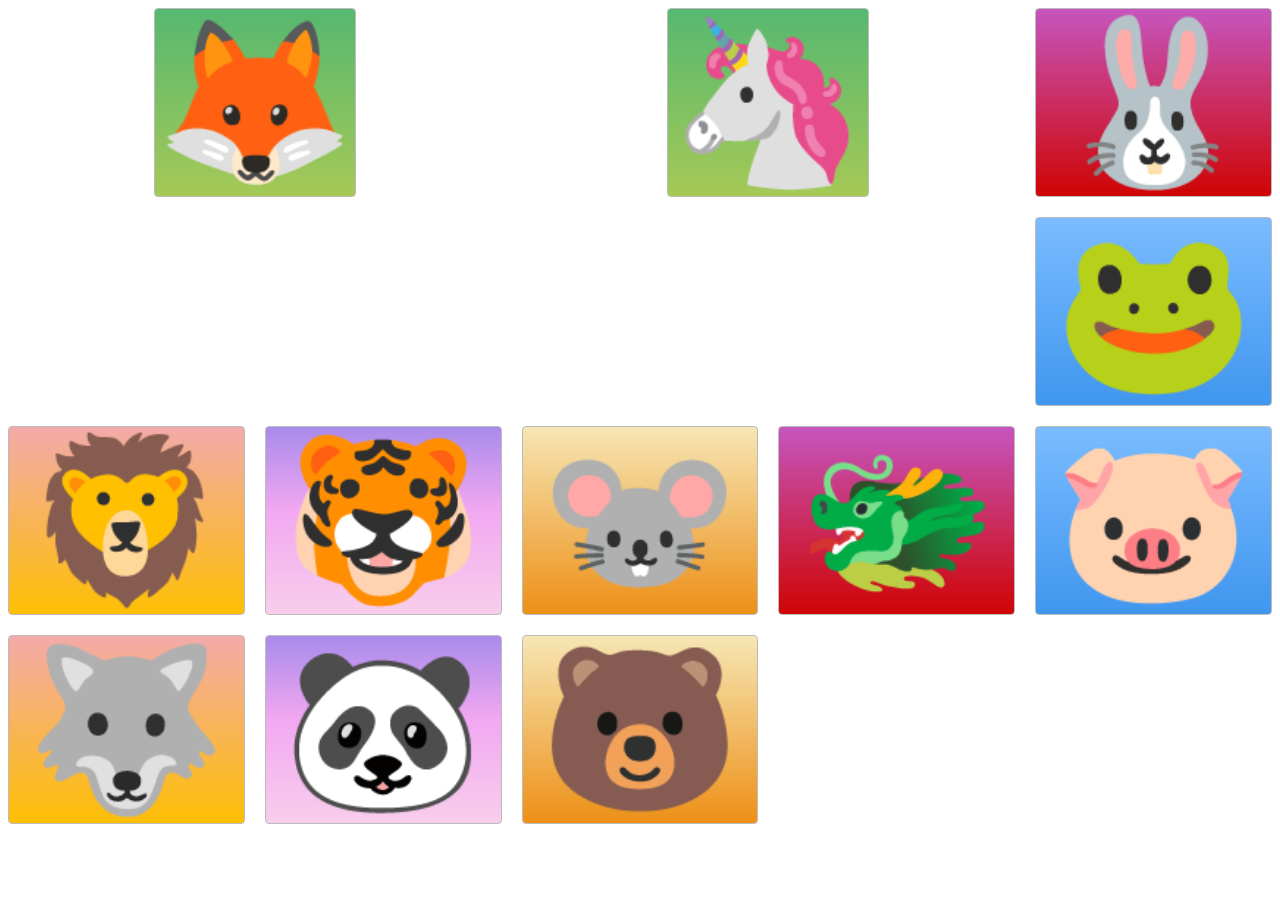
<file: grid/index.html>
<!DOCTYPE html>
<html>

<head>
  <!-- the below meta tag is default in most modern browsers. however if you have an
  older browser, the emojis may not show up properly. In which case you need this meta
  tag. Read more here: https://teamtreehouse.com/community/meta-charsetutf8-what-does-this-mean-or-what-does-it-do-i-deleted-it-from-the-code-and-nothing-changed -->
  <meta charset="utf-8">
  <title>Grid Master</title>
  <link rel="stylesheet" type="text/css" href="style.css">
</head>

<body>
  <div class="container">
    <div class="zone green">🦊</div>
    <div class="zone red">🐰</div>
    <div class="zone blue">🐸</div>
    <div class="zone yellow">🦁</div>
    <div class="zone purple">🐯</div>
    <div class="zone brown">🐭</div>
    <div class="zone green">🦄</div>
    <div class="zone red">🐲</div>
    <div class="zone blue">🐷</div>
    <div class="zone yellow">🐺</div>
    <div class="zone purple">🐼</div>
    <div class="zone brown">🐻</div>
  </div>
</body>

</html>
</file>
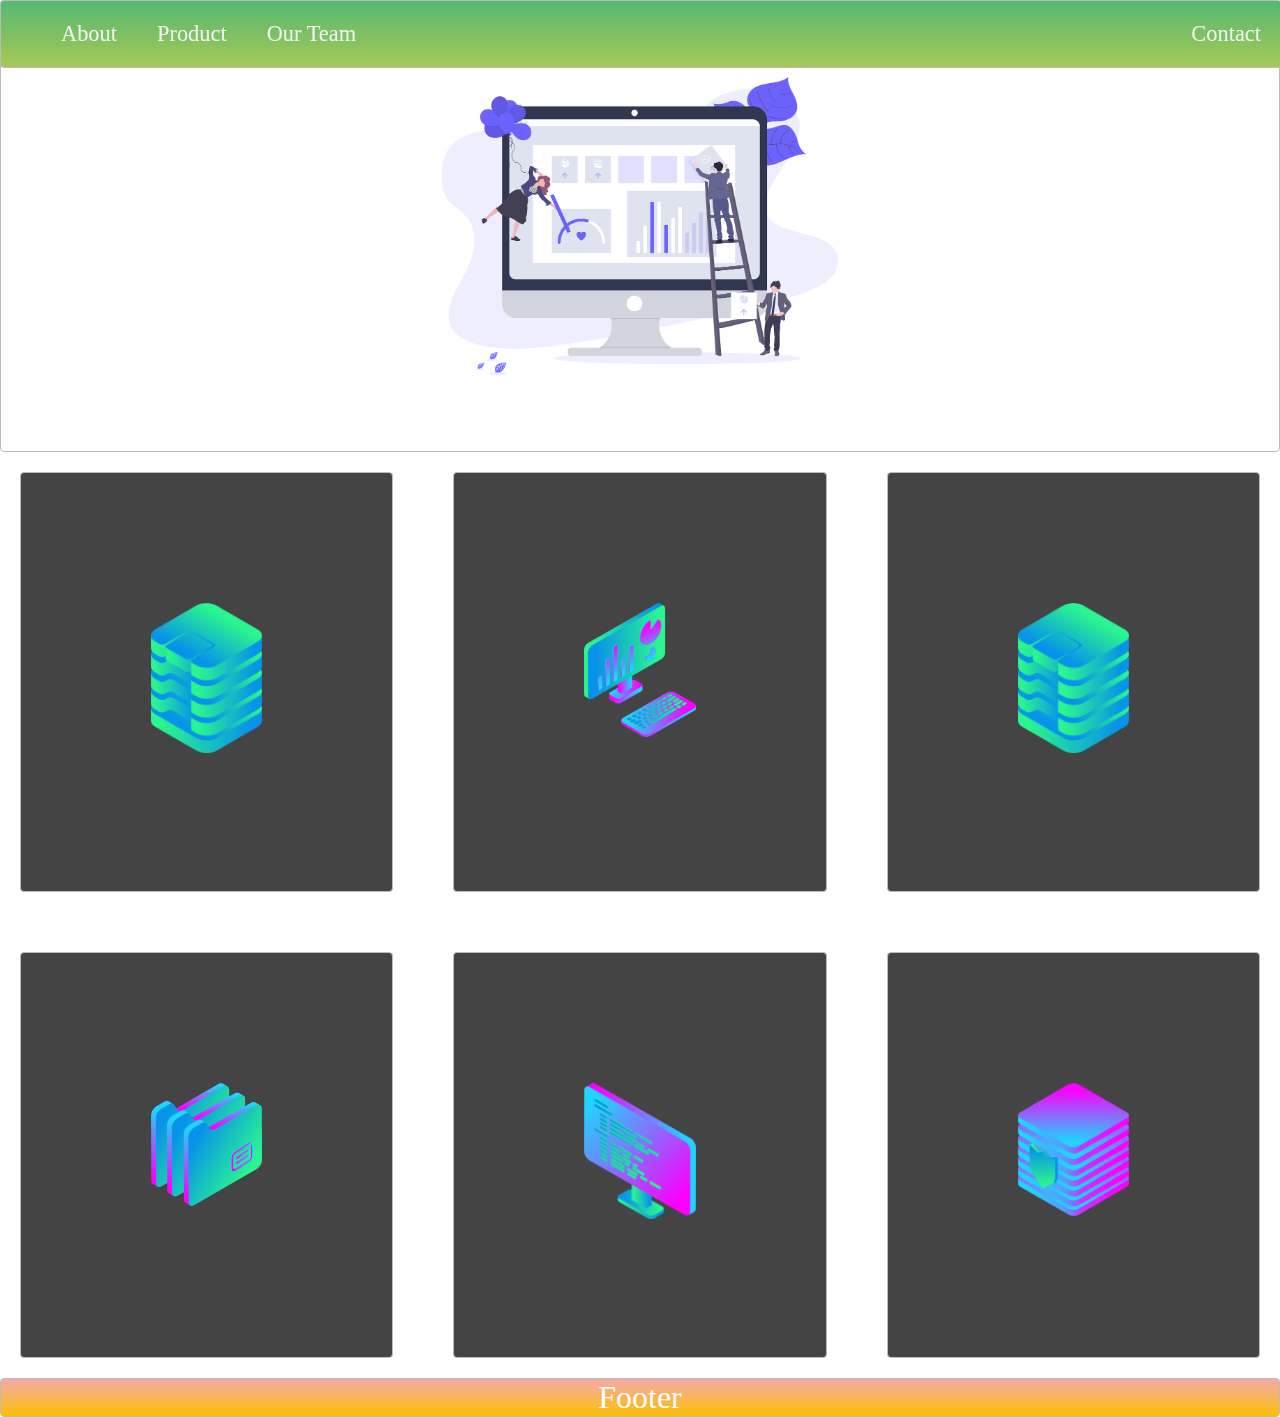
<file: project-start/index.html>
<!DOCTYPE html>
<html>

<head>
  <title>Layout Master</title>
  <link rel="stylesheet" type="text/css" href="./style.css">
</head>

<body>
  <nav class="zone green sticky">
    <ul class="main-nav">
      <li><a href="">About</a></li>
      <li><a href="">Product</a></li>
      <li><a href="">Our Team</a></li>
      <li class="push"><a href="">Contact</a></li>
    </ul>
  </nav>
  <div class="container zone">
    <img class="cover" src="img/undraw.png" alt="">
  </div>
  <div class="wrapper">
    <div class="box zone"><img src="img/data_storage_2_2.png" alt="" srcset=""></div>
    <div class="box zone"><img src="img/desktop_analytics_2.png" alt="" srcset=""></div>
    <div class="box zone"><img src="img/data_storage_2_2.png" alt="" srcset=""></div>
    <div class="box zone"><img src="img/files_2.png" alt="" srcset=""></div>
    <div class="box zone"><img src="img/monitor_coding_2.png" alt="" srcset=""></div>
    <div class="box zone"><img src="img/server_safe_2.png" alt="" srcset=""></div>
  </div>
  <footer class="zone yellow">Footer</footer>
</body>

</html>
</file>
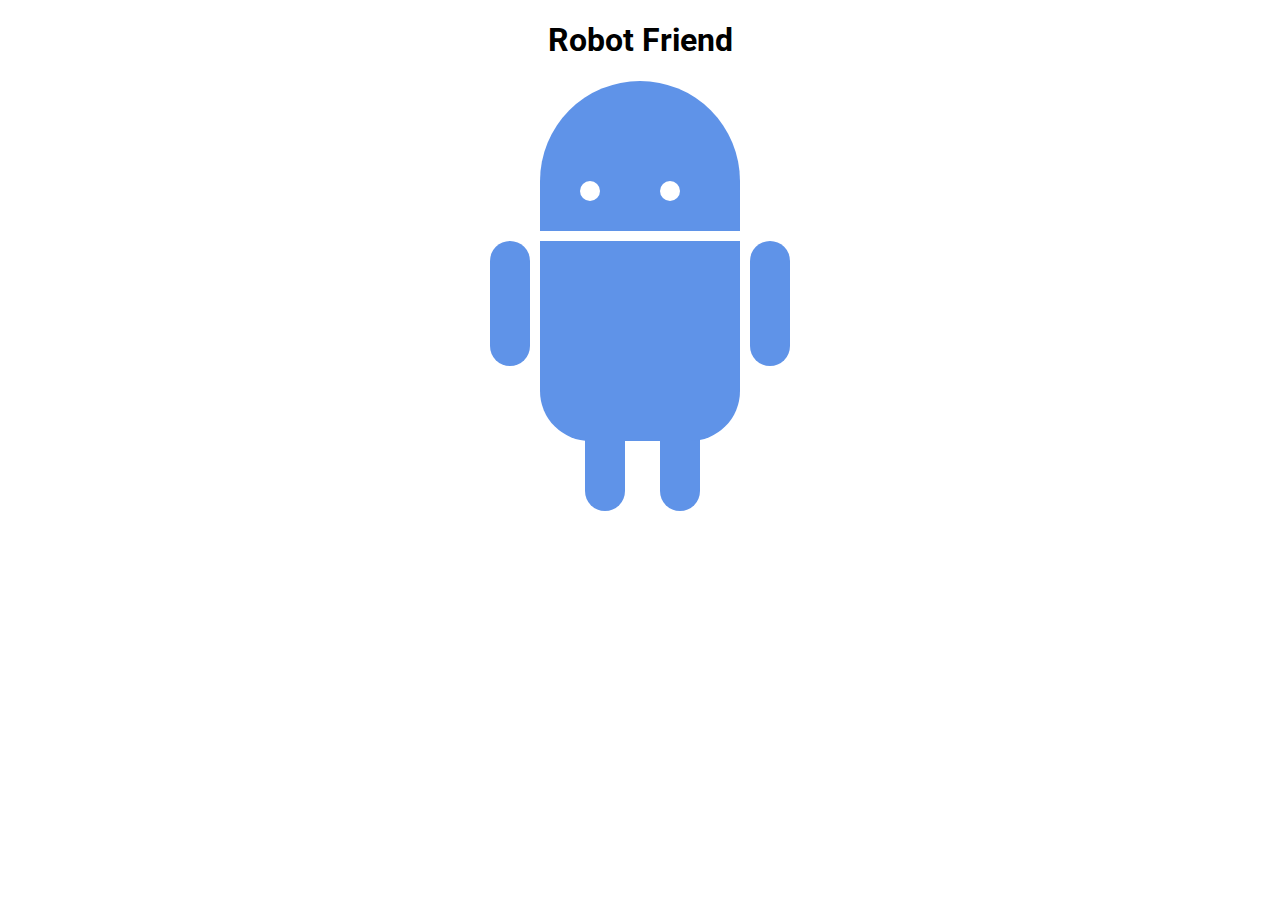
<file: robot/index.html>
<!DOCTYPE html>
<html>
<head>
	<title>RoboPage</title>
	<link rel="stylesheet" type="text/css" href="style.css">
	<link href="https://fonts.googleapis.com/css?family=Roboto" rel="stylesheet">
</head>
<body>
	<h1>Robot Friend</h1>
	<div class="robots">
		<div class="android"> 
			<div class="head"> 
				<div class="eyes"> 
					<div class="left_eye"></div> 
					<div class="right_eye"></div>
				</div> 
			</div> 
			<div class="upper_body"> 
				<div class="left_arm"></div> 
				<div class="torso"></div> 
				<div class="right_arm"></div> 
			</div> 
			<div class="lower_body"> 
				<div class="left_leg"></div> 
				<div class="right_leg"></div> 
			</div> 
		</div>
	</div>
</body>
</html>
</file>
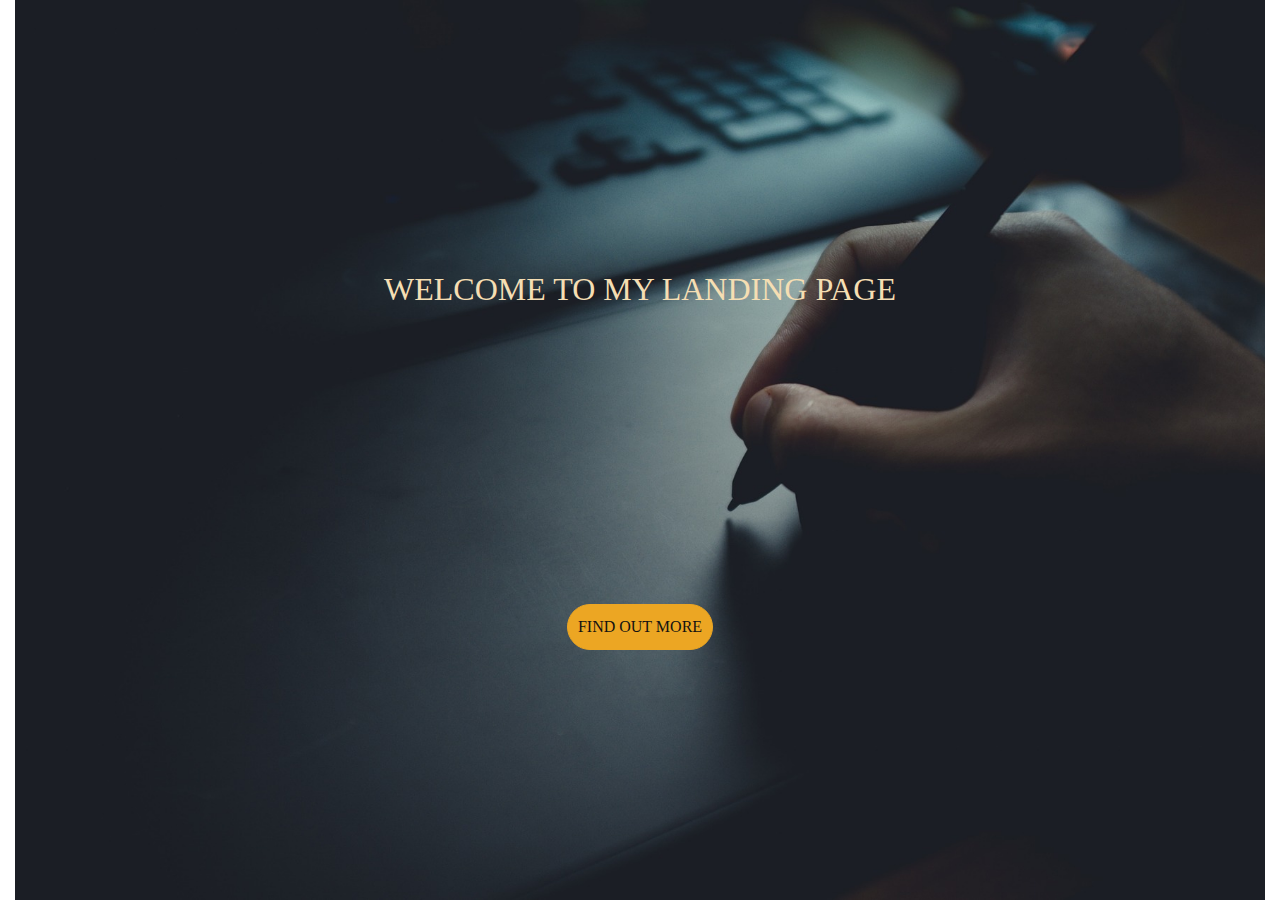
<file: startup/index.html>
<!DOCTYPE html>
<html lang="en">

<head>
    <meta charset="UTF-8">
    <meta http-equiv="X-UA-Compatible" content="IE=edge">
    <meta name="viewport" content="width=device-width, initial-scale=1.0, shrink-to-fit=no">
    <title>Landing Page</title>
    <link rel="stylesheet" href="bootstrap.css">
    <link rel="stylesheet" href="style.css">
</head>

<body>

    <div class="container-fluid">
        <div class="header">
            <h1>Welcome to my landing page</h1>
        </div>
        <div class="images"></div>
        <div class="flex">
            <button class="btn btn-secondary">find out more</button>
        </div>
    </div>


    <script src="js/jquery.js"></script>
    <script src="js/bootstrap.js"></script>
</body>

</html>
</file>
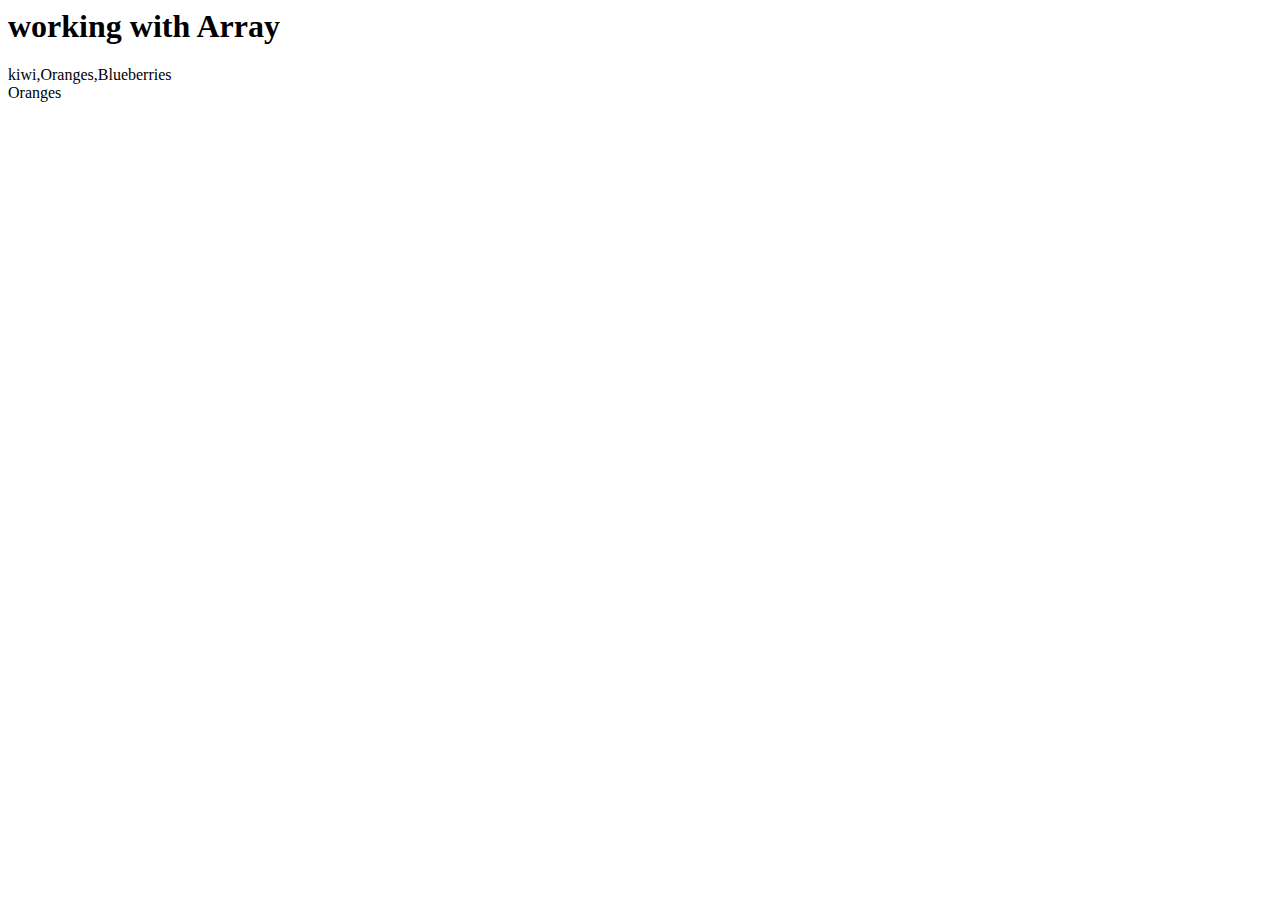
<file: javascript/array.html>
<html>

<head>
  <meta http-equiv="content-type" content="text/html; charset=utf-8" />

  <title>Array</title>

</head>

<body>
  <h1>working with Array</h1>
  <script type="text/javascript" charset="utf-8">
    var array = ["Banana", "Apples", "Oranges", "Blueberries"];
    array.shift();//removing the first element in an array
    array.sort(); //sorting an array
    array.push('kiwi'); // add an element to the end of an array
    array.shift();// removing t
    array.reverse();
    document.write(array);
  </script>
  <br>
  <script type="text/javascript" charset="utf-8">
    var array2 = ["Banana", ["Apples", ["Oranges"], "Blueberries"]];

    document.write(array2[1][1]); //accessing Oranges in multidimensional array
  </script>
</body>

</html>
</file>
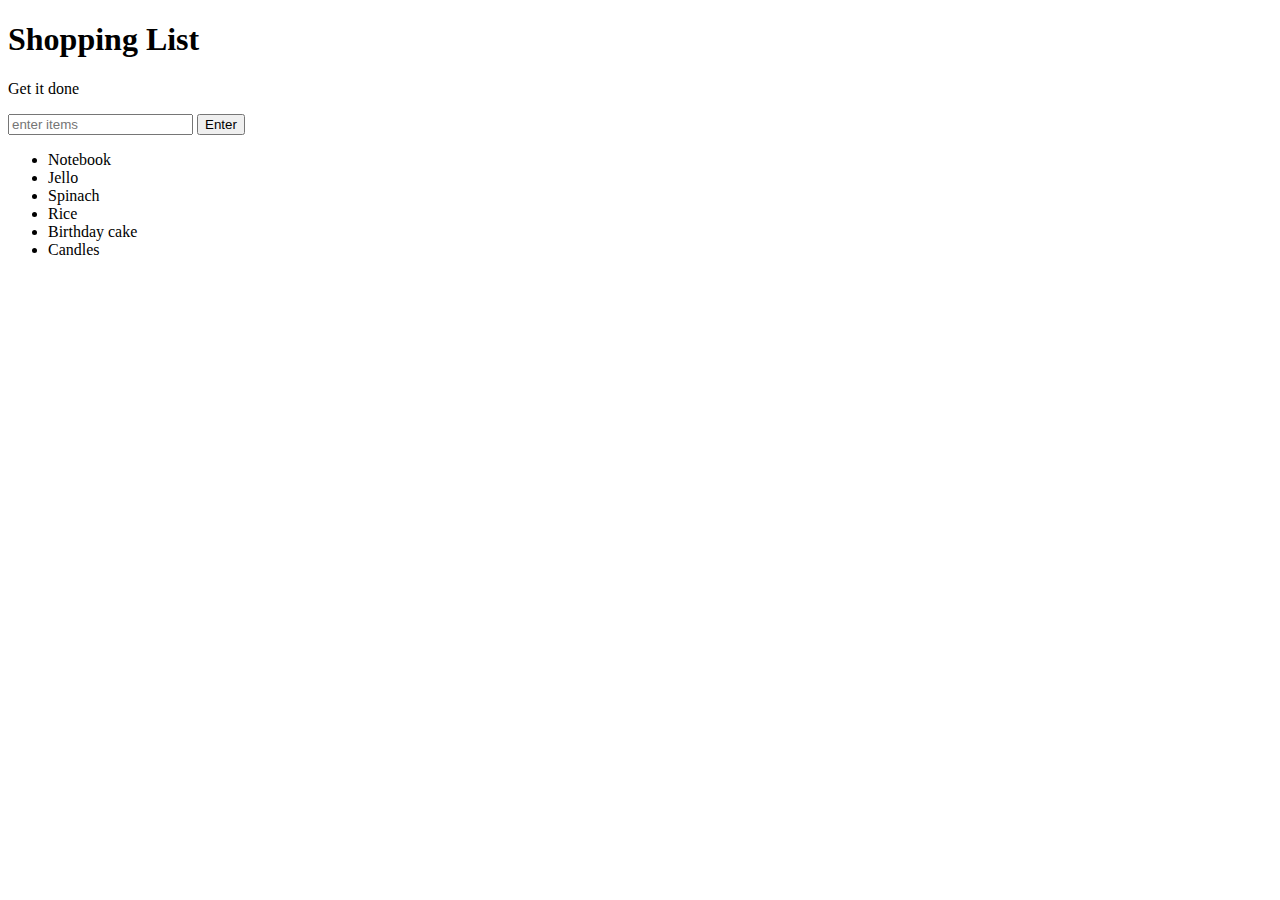
<file: javascript/dom.html>
<!DOCTYPE html>
<html lang="en">

<head>
    <meta charset="UTF-8">
    <meta http-equiv="X-UA-Compatible" content="IE=edge">
    <meta name="viewport" content="width=device-width, initial-scale=1.0">
    <title>DOM tutorial</title>
</head>

<body>
    <h1>Shopping List</h1>
    <p id="first">Get it done</p>
    <input type="text" placeholder="enter items" id="input">
    <button class="btn">Enter</button>
    <ul>
        <li class="bold red" random="23">Notebook</li>
        <li>Jello</li>
        <li>Spinach</li>
        <li>Rice</li>
        <li>Birthday cake</li>
        <li>Candles</li>
    </ul>
    <script src="app.js"></script>
</body>

</html>
</file>
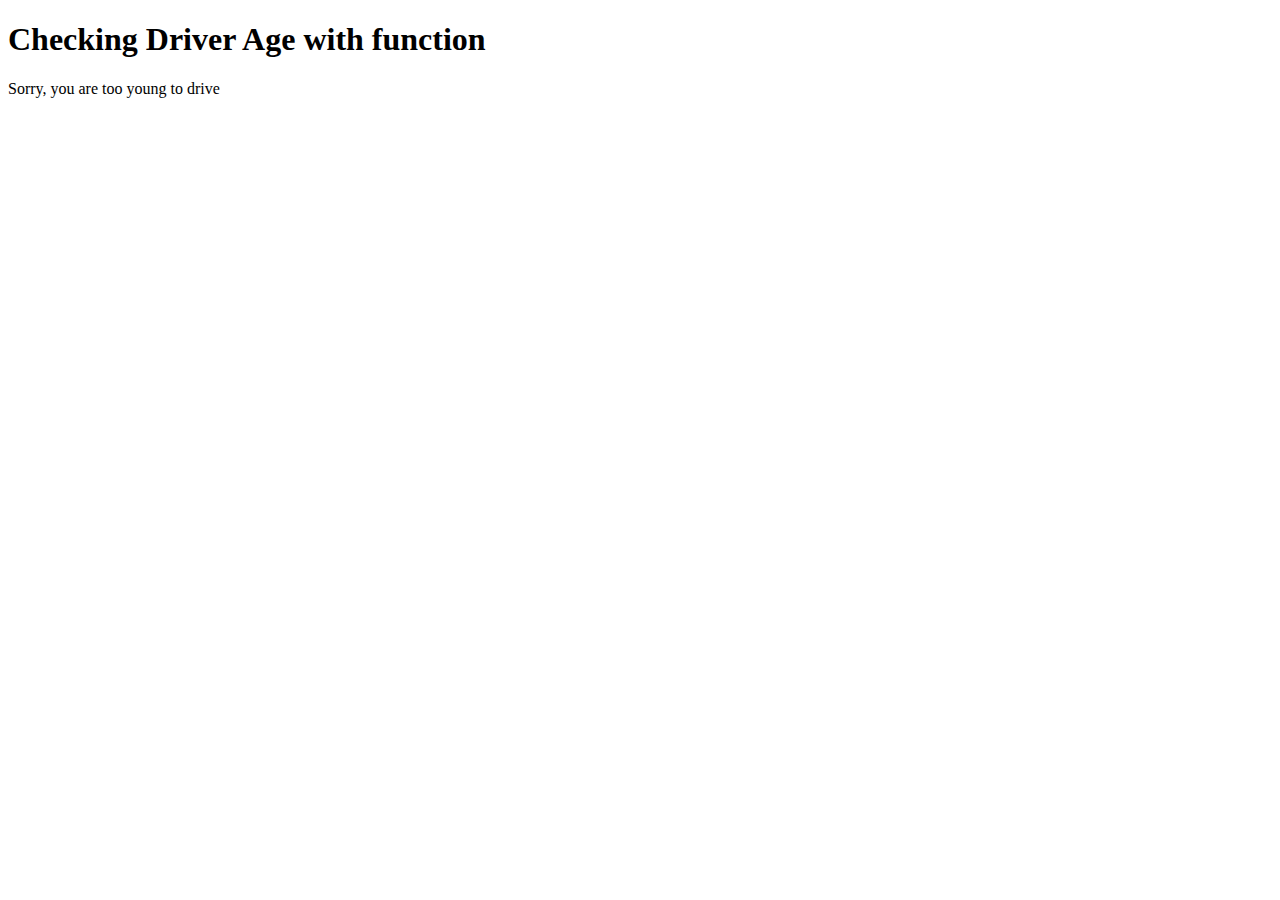
<file: javascript/function.html>
<!DOCTYPE html>
<html lang="en">

<head>
    <meta charset="UTF-8">
    <meta http-equiv="X-UA-Compatible" content="IE=edge">
    <meta name="viewport" content="width=device-width, initial-scale=1.0">
    <title>Javascript Function</title>
</head>

<body>
    <h1>Checking Driver Age with function</h1>
    <script>
        var age = Number(prompt("How old are you: "))
        function checkDriverAge() {
            if (age < 18) {
                document.write("Sorry, you are too young to drive");
            } else if (age === 18) {
                return document.write('Enjoy your first year of riding');
            } else {
                document.write("Keep Riding");
            }
        }
        checkDriverAge();
    </script>
</body>

</html>
</file>
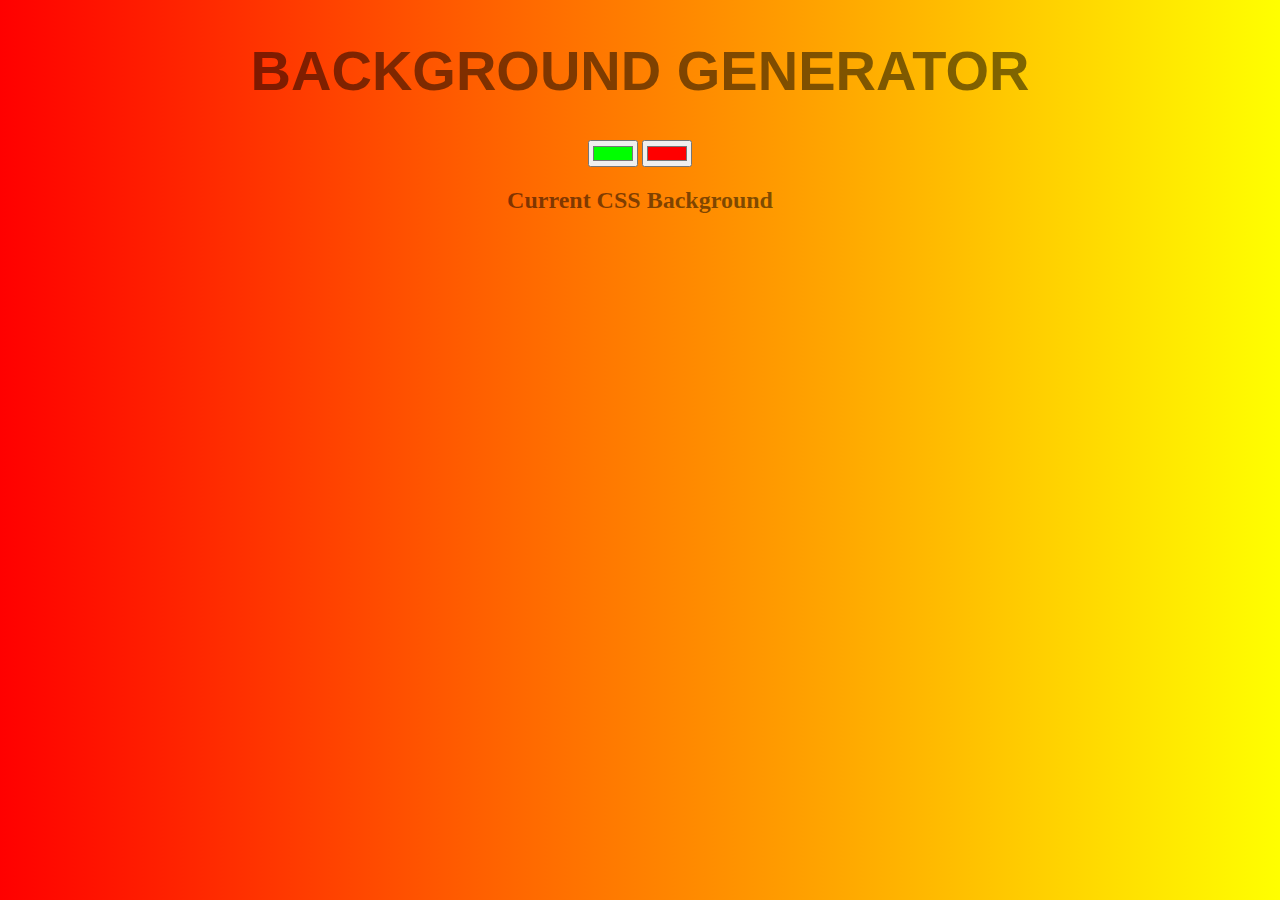
<file: javascript/gradient.html>
<!DOCTYPE html>
<html lang="en">

<head>
    <meta charset="UTF-8">
    <meta http-equiv="X-UA-Compatible" content="IE=edge">
    <meta name="viewport" content="width=device-width, initial-scale=1.0">
    <link rel="stylesheet" href="gradient.css">
    <title>Gradient Color Picker</title>
</head>

<body id="gradient">
    <h1>Background Generator</h1>
    <input type="color" id="color" value="#00ff00">
    <input type="color" id="color2" value="#ff0000">
    <h2>Current CSS Background</h2>
    <h3></h3>

    <script src="gradient.js"></script>
</body>

</html>
</file>
<file: grid/style.css>
.container {
  display: grid;
  grid-template-columns: repeat(auto-fill, minmax(200px, 1fr));
  grid-template-rows: 1fr;
  gap: 20px;
}

.green {
  grid-column: span 2;
  grid-row: 1/3;
  align-self: start;
  justify-self: center;
}

.zone {
  cursor: pointer;
  /* display: block; */
  text-align: center;
  font-size: 10em;
  border-radius: 4px;
  border: 1px solid #bbb;
  transition: all 0.3s linear;
}

.zone:hover {
  -webkit-box-shadow: rgba(0, 0, 0, 0.8) 0px 5px 15px,
    inset rgba(0, 0, 0, 0.15) 0px -10px 20px;
  -moz-box-shadow: rgba(0, 0, 0, 0.8) 0px 5px 15px,
    inset rgba(0, 0, 0, 0.15) 0px -10px 20px;
  -o-box-shadow: rgba(0, 0, 0, 0.8) 0px 5px 15px,
    inset rgba(0, 0, 0, 0.15) 0px -10px 20px;
  box-shadow: rgba(0, 0, 0, 0.8) 0px 5px 15px,
    inset rgba(0, 0, 0, 0.15) 0px -10px 20px;
}

/*https://paulund.co.uk/how-to-create-shiny-css-buttons*/
/***********************************************************************
 *  Green Background
 **********************************************************************/
.green {
  background: #56b870; /* Old browsers */
  background: -moz-linear-gradient(top, #56b870 0%, #a5c956 100%); /* FF3.6+ */
  background: -webkit-gradient(
    linear,
    left top,
    left bottom,
    color-stop(0%, #56b870),
    color-stop(100%, #a5c956)
  ); /* Chrome,Safari4+ */
  background: -webkit-linear-gradient(
    top,
    #56b870 0%,
    #a5c956 100%
  ); /* Chrome10+,Safari5.1+ */
  background: -o-linear-gradient(
    top,
    #56b870 0%,
    #a5c956 100%
  ); /* Opera 11.10+ */
  background: -ms-linear-gradient(top, #56b870 0%, #a5c956 100%); /* IE10+ */
  background: linear-gradient(top, #56b870 0%, #a5c956 100%); /* W3C */
}

/***********************************************************************
 *  Red Background
 **********************************************************************/
.red {
  background: #c655be; /* Old browsers */
  background: -moz-linear-gradient(top, #c655be 0%, #cf0404 100%); /* FF3.6+ */
  background: -webkit-gradient(
    linear,
    left top,
    left bottom,
    color-stop(0%, #c655be),
    color-stop(100%, #cf0404)
  ); /* Chrome,Safari4+ */
  background: -webkit-linear-gradient(
    top,
    #c655be 0%,
    #cf0404 100%
  ); /* Chrome10+,Safari5.1+ */
  background: -o-linear-gradient(
    top,
    #c655be 0%,
    #cf0404 100%
  ); /* Opera 11.10+ */
  background: -ms-linear-gradient(top, #c655be 0%, #cf0404 100%); /* IE10+ */
  background: linear-gradient(top, #c655be 0%, #cf0404 100%); /* W3C */
}

/***********************************************************************
 *  Yellow Background
 **********************************************************************/
.yellow {
  background: #f3aaaa; /* Old browsers */
  background: -moz-linear-gradient(top, #f3aaaa 0%, #febf04 100%); /* FF3.6+ */
  background: -webkit-gradient(
    linear,
    left top,
    left bottom,
    color-stop(0%, #f3aaaa),
    color-stop(100%, #febf04)
  ); /* Chrome,Safari4+ */
  background: -webkit-linear-gradient(
    top,
    #f3aaaa 0%,
    #febf04 100%
  ); /* Chrome10+,Safari5.1+ */
  background: -o-linear-gradient(
    top,
    #f3aaaa 0%,
    #febf04 100%
  ); /* Opera 11.10+ */
  background: -ms-linear-gradient(top, #f3aaaa 0%, #febf04 100%); /* IE10+ */
  background: linear-gradient(top, #f3aaaa 0%, #febf04 100%); /* W3C */
}

/***********************************************************************
 *  Blue Background
 **********************************************************************/
.blue {
  background: #7abcff; /* Old browsers */
  background: -moz-linear-gradient(
    top,
    #7abcff 0%,
    #60abf8 44%,
    #4096ee 100%
  ); /* FF3.6+ */
  background: -webkit-gradient(
    linear,
    left top,
    left bottom,
    color-stop(0%, #7abcff),
    color-stop(44%, #60abf8),
    color-stop(100%, #4096ee)
  ); /* Chrome,Safari4+ */
  background: -webkit-linear-gradient(
    top,
    #7abcff 0%,
    #60abf8 44%,
    #4096ee 100%
  ); /* Chrome10+,Safari5.1+ */
  background: -o-linear-gradient(
    top,
    #7abcff 0%,
    #60abf8 44%,
    #4096ee 100%
  ); /* Opera 11.10+ */
  background: -ms-linear-gradient(
    top,
    #7abcff 0%,
    #60abf8 44%,
    #4096ee 100%
  ); /* IE10+ */
  background: linear-gradient(
    top,
    #7abcff 0%,
    #60abf8 44%,
    #4096ee 100%
  ); /* W3C */
}

/***********************************************************************
 *  Purple Background
 **********************************************************************/
.purple {
  background: #a88beb; /* Old browsers */
  background: -moz-linear-gradient(
    top,
    #a88beb 0%,
    #f1a7f1 44%,
    #f8ceec 100%
  ); /* FF3.6+ */
  background: -webkit-gradient(
    linear,
    left top,
    left bottom,
    color-stop(0%, #a88beb),
    color-stop(44%, #f1a7f1),
    color-stop(100%, #f8ceec)
  ); /* Chrome,Safari4+ */
  background: -webkit-linear-gradient(
    top,
    #a88beb 0%,
    #f1a7f1 44%,
    #f8ceec 100%
  ); /* Chrome10+,Safari5.1+ */
  background: -o-linear-gradient(
    top,
    #a88beb 0%,
    #f1a7f1 44%,
    #f8ceec 100%
  ); /* Opera 11.10+ */
  background: -ms-linear-gradient(
    top,
    #a88beb 0%,
    #f1a7f1 44%,
    #f8ceec 100%
  ); /* IE10+ */
  background: linear-gradient(
    top,
    #a88beb 0%,
    #f1a7f1 44%,
    #f8ceec 100%
  ); /* W3C */
}

/***********************************************************************
 *  Brown Background
 **********************************************************************/
.brown {
  background: #f6e6b4; /* Old browsers */
  background: -moz-linear-gradient(top, #f6e6b4 0%, #ed9017 100%); /* FF3.6+ */
  background: -webkit-gradient(
    linear,
    left top,
    left bottom,
    color-stop(0%, #f6e6b4),
    color-stop(100%, #ed9017)
  ); /* Chrome,Safari4+ */
  background: -webkit-linear-gradient(
    top,
    #f6e6b4 0%,
    #ed9017 100%
  ); /* Chrome10+,Safari5.1+ */
  background: -o-linear-gradient(
    top,
    #f6e6b4 0%,
    #ed9017 100%
  ); /* Opera 11.10+ */
  background: -ms-linear-gradient(top, #f6e6b4 0%, #ed9017 100%); /* IE10+ */
  background: linear-gradient(top, #f6e6b4 0%, #ed9017 100%); /* W3C */
  filter: progid:DXImageTransform.Microsoft.gradient( startColorstr='#f6e6b4', endColorstr='#ed9017',GradientType=0 ); /* IE6-9 */
}
</file>
<file: project-start/style.css>
body {
  margin: 0 auto;
}

.sticky {
  position: fixed;
  top: 0;
  width: 100%;
}

.main-nav {
  display: flex;
  list-style: none;
  font-size: 0.7em;
  margin: 0;
}

@media only screen and (max-width: 600px) {
  .main-nav {
    font-size: 0.6em;
    padding: 0;
  }
}

li {
  padding: 20px;
}

a {
  color: #f5f5f6;
  text-decoration: none;
}

.push {
  margin-left: auto;
}

/* cover */

.container {
  display: flex;
  align-items: center;
  justify-content: center;
  height: 50vh;
}

.cover {
  width: 30rem;
}
/* project Grid */
.wrapper {
  display: grid;
  gap: 20px;
  grid-template-columns: repeat(auto-fill, minmax(350px, 1fr));
}

.box > img {
  width: 100%;
}

.box {
  background-color: #444;
  padding: 130px;
  margin: 20px;
}

footer {
  text-align: center;
}

.zone {
  cursor: pointer;
  color: #fff;
  font-size: 2em;
  border-radius: 4px;
  border: 1px solid #bbb;
  transition: all 0.3s linear;
}

.zone:hover {
  -webkit-box-shadow: rgba(0, 0, 0, 0.8) 0px 5px 15px,
    inset rgba(0, 0, 0, 0.15) 0px -10px 20px;
  -moz-box-shadow: rgba(0, 0, 0, 0.8) 0px 5px 15px,
    inset rgba(0, 0, 0, 0.15) 0px -10px 20px;
  -o-box-shadow: rgba(0, 0, 0, 0.8) 0px 5px 15px,
    inset rgba(0, 0, 0, 0.15) 0px -10px 20px;
  box-shadow: rgba(0, 0, 0, 0.8) 0px 5px 15px,
    inset rgba(0, 0, 0, 0.15) 0px -10px 20px;
}

/*https://paulund.co.uk/how-to-create-shiny-css-buttons*/
/***********************************************************************
 *  Green Background
 **********************************************************************/
.green {
  background: #56b870; /* Old browsers */
  background: -moz-linear-gradient(top, #56b870 0%, #a5c956 100%); /* FF3.6+ */
  background: -webkit-gradient(
    linear,
    left top,
    left bottom,
    color-stop(0%, #56b870),
    color-stop(100%, #a5c956)
  ); /* Chrome,Safari4+ */
  background: -webkit-linear-gradient(
    top,
    #56b870 0%,
    #a5c956 100%
  ); /* Chrome10+,Safari5.1+ */
  background: -o-linear-gradient(
    top,
    #56b870 0%,
    #a5c956 100%
  ); /* Opera 11.10+ */
  background: -ms-linear-gradient(top, #56b870 0%, #a5c956 100%); /* IE10+ */
  background: linear-gradient(top, #56b870 0%, #a5c956 100%); /* W3C */
}

/***********************************************************************
 *  Red Background
 **********************************************************************/
.red {
  background: #c655be; /* Old browsers */
  background: -moz-linear-gradient(top, #c655be 0%, #cf0404 100%); /* FF3.6+ */
  background: -webkit-gradient(
    linear,
    left top,
    left bottom,
    color-stop(0%, #c655be),
    color-stop(100%, #cf0404)
  ); /* Chrome,Safari4+ */
  background: -webkit-linear-gradient(
    top,
    #c655be 0%,
    #cf0404 100%
  ); /* Chrome10+,Safari5.1+ */
  background: -o-linear-gradient(
    top,
    #c655be 0%,
    #cf0404 100%
  ); /* Opera 11.10+ */
  background: -ms-linear-gradient(top, #c655be 0%, #cf0404 100%); /* IE10+ */
  background: linear-gradient(top, #c655be 0%, #cf0404 100%); /* W3C */
}

/***********************************************************************
 *  Yellow Background
 **********************************************************************/
.yellow {
  background: #f3aaaa; /* Old browsers */
  background: -moz-linear-gradient(top, #f3aaaa 0%, #febf04 100%); /* FF3.6+ */
  background: -webkit-gradient(
    linear,
    left top,
    left bottom,
    color-stop(0%, #f3aaaa),
    color-stop(100%, #febf04)
  ); /* Chrome,Safari4+ */
  background: -webkit-linear-gradient(
    top,
    #f3aaaa 0%,
    #febf04 100%
  ); /* Chrome10+,Safari5.1+ */
  background: -o-linear-gradient(
    top,
    #f3aaaa 0%,
    #febf04 100%
  ); /* Opera 11.10+ */
  background: -ms-linear-gradient(top, #f3aaaa 0%, #febf04 100%); /* IE10+ */
  background: linear-gradient(top, #f3aaaa 0%, #febf04 100%); /* W3C */
}

/***********************************************************************
 *  Blue Background
 **********************************************************************/
.blue {
  background: #7abcff; /* Old browsers */
  background: -moz-linear-gradient(
    top,
    #7abcff 0%,
    #60abf8 44%,
    #4096ee 100%
  ); /* FF3.6+ */
  background: -webkit-gradient(
    linear,
    left top,
    left bottom,
    color-stop(0%, #7abcff),
    color-stop(44%, #60abf8),
    color-stop(100%, #4096ee)
  ); /* Chrome,Safari4+ */
  background: -webkit-linear-gradient(
    top,
    #7abcff 0%,
    #60abf8 44%,
    #4096ee 100%
  ); /* Chrome10+,Safari5.1+ */
  background: -o-linear-gradient(
    top,
    #7abcff 0%,
    #60abf8 44%,
    #4096ee 100%
  ); /* Opera 11.10+ */
  background: -ms-linear-gradient(
    top,
    #7abcff 0%,
    #60abf8 44%,
    #4096ee 100%
  ); /* IE10+ */
  background: linear-gradient(
    top,
    #7abcff 0%,
    #60abf8 44%,
    #4096ee 100%
  ); /* W3C */
}
</file>
<file: robot/style.css>
h1 {
  text-align: center;
  font-family: "Roboto", sans-serif;
}

.robots {
}

.head,
.left_arm,
.torso,
.right_arm,
.left_leg,
.right_leg {
  background-color: #5f93e8;
}

.head {
  width: 200px;
  margin: 0 auto;
  height: 150px;
  border-radius: 200px 200px 0 0;
  margin-bottom: 10px;
}

.eyes {
}

.head:hover {
  width: 300px;
  transition: 1s ease-in-out;
}

.upper_body {
  width: 300px;
  height: 150px;
  display: flex;
  margin: 0 auto;
}

.left_arm,
.right_arm {
  width: 40px;
  height: 125px;
  border-radius: 100px;
}

.left_arm {
  margin-right: 10px;
}

.right_arm {
  margin-left: 10px;
}

.torso {
  width: 200px;
  height: 200px;
  border-radius: 0 0 50px 50px;
}

.lower_body {
  width: 200px;
  height: 200px;
  /* This is another useful property. Hmm what do you think it does?*/
  margin: 0 auto;
}

.left_leg,
.right_leg {
  width: 40px;
  height: 120px;
  border-radius: 0 0 100px 100px;
}

.left_leg {
  margin-left: 45px;
}

.left_leg:hover {
  -webkit-transform: rotate(20deg);
  -moz-transform: rotate(20deg);
  -o-transform: rotate(20deg);
  -ms-transform: rotate(20deg);
  transform: rotate(20deg);
}

.right_leg {
  margin-left: 120px;
  margin-top: -120px;
}

.right_leg:hover {
  -webkit-transform: rotate(20deg);
  -moz-transform: rotate(20deg);
  -o-transform: rotate(20deg);
  -ms-transform: rotate(20deg);
  transform: rotate(-20deg);
}

.left_eye,
.right_eye {
  width: 20px;
  height: 20px;
  border-radius: 15px;
  background-color: white;
}

.left_eye {
  /* These properties are new and you haven't encountered
	in this course. Check out CSS Tricks to see what it does! */
  position: relative;
  top: 100px;
  left: 40px;
}

.right_eye {
  position: relative;
  top: 80px;
  left: 120px;
}
</file>
<file: startup/style.css>
html,
body {
  width: 100%;
  height: 100%;
  font-family: fantasy;
}

.header {
  display: flex;
  justify-content: center;
  align-items: center;
  text-align: center;
  text-transform: uppercase;
}

h1 {
  position: absolute;
  color: wheat;
  top: 270px;
  margin: 0 auto;
  font-size: 2em;
}

.images {
  background-image: url(image/05.jpg);
  width: 100%;
  height: 100vh;
  background-repeat: no-repeat;
  background-size: cover;
  -webkit-background-size: cover;
  -moz-background-size: cover;
  -o-background-size: cover;
  background-position: center center;
  background-attachment: fixed;
}

.flex {
  display: flex;
  justify-content: center;
  align-items: center;
  position: relative;
}

.btn-secondary {
  position: absolute;
  bottom: 250px;
  background-color: #eca623;
  color: #131211;
  text-transform: uppercase;
  border-radius: 70px;
  padding: 10px;
  border-color: #eca623;
}

.btn-secondary:hover {
  color: #ffffff;
  background-color: #c0923b;
  border-color: #c0923b;
  border-width: 1.6px;
}
</file>
<file: javascript/gradient.css>
body {
  font: sans-serif;
  color: rgba(0, 0, 0, 0.5);
  text-align: center;
  letter-spacing: 0.5;
  top: 15%;
  background: linear-gradient(to right, red, yellow);
}

h1 {
  font: 600 3.5em sans-serif;
  color: rgba(0, 0, 0, 0.5);
  text-align: center;
  text-transform: uppercase;
  width: 100%;
}

h3 {
  font: 900 1em sans-serif;
  color: rgba(0, 0, 0, 0.5);
  text-align: center;
  text-transform: none;
  letter-spacing: 0.01em;
}
</file>
